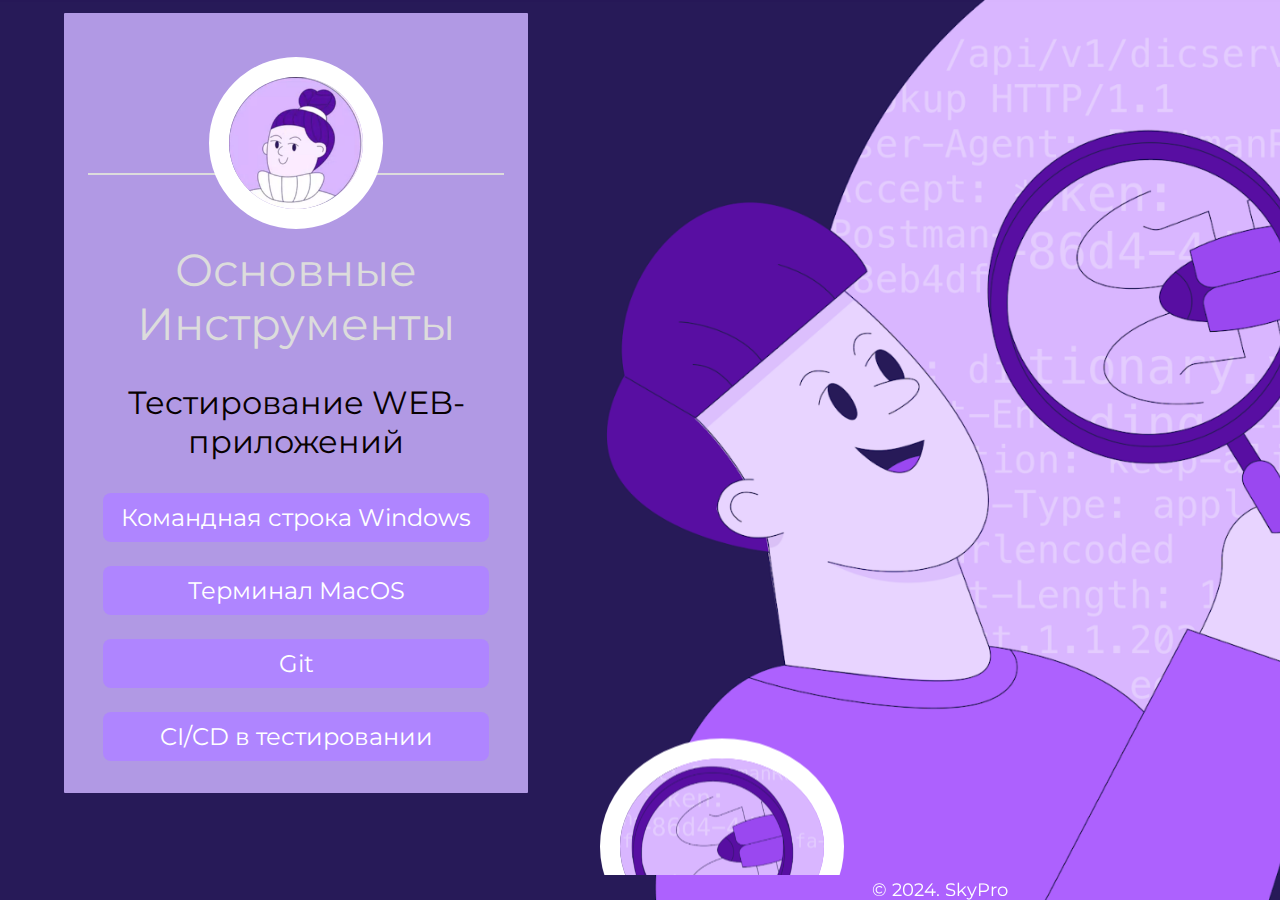
<file: index.html>
<!DOCTYPE html>
<html>
   <head>
      <title>Portal for QA</title>
      <link rel="stylesheet" type="text/css" href="css/style.css">
      <link rel="stylesheet" type="text/css" href="css/font-awesome.css">
      <link rel="shortcut icon" href="img/images.png" type="image/x-icon">
      <link href="https://fonts.googleapis.com/css?family=Montserrat:700" rel="stylesheet">
      <meta charset="utf-8">
      <meta name="viewport" content="width=device-width, initial-scale=1">
   </head>
   <body>
      <!--Card-->
      <div class="card animated fadeIn">
      <center><img class="center animated rollIn" src="img/ava.png" alt="avatar"></center>
         <hr>
         <div class="name">Основные Инструменты</div>
         <p class="subtitle">Теcтирование WEB-приложений</p>
          </p>
         <p class="location">
            <a href="html/cmd.html">Командная строка Windows</a>
         </p>
         <p class="location">
            <a href="html/mac.html">Терминал MacOS</a>
         </p>
         <p class="location">
             <a href="html/git.html">Git</a>
         </p>
         <p class="location">
            <a href="html/CD.html">CI/CD в тестировании</a>
         </p>
         <p> 
         </p>
      </div>
      <!--footer-->
      <footer class="animated fadeIn">
         <marquee behavior="scroll" direction="up"> <img src="img/fav.ico"/></marquee>
         &copy; 2024. SkyPro
      </footer>
   </body>
</html>
</file>
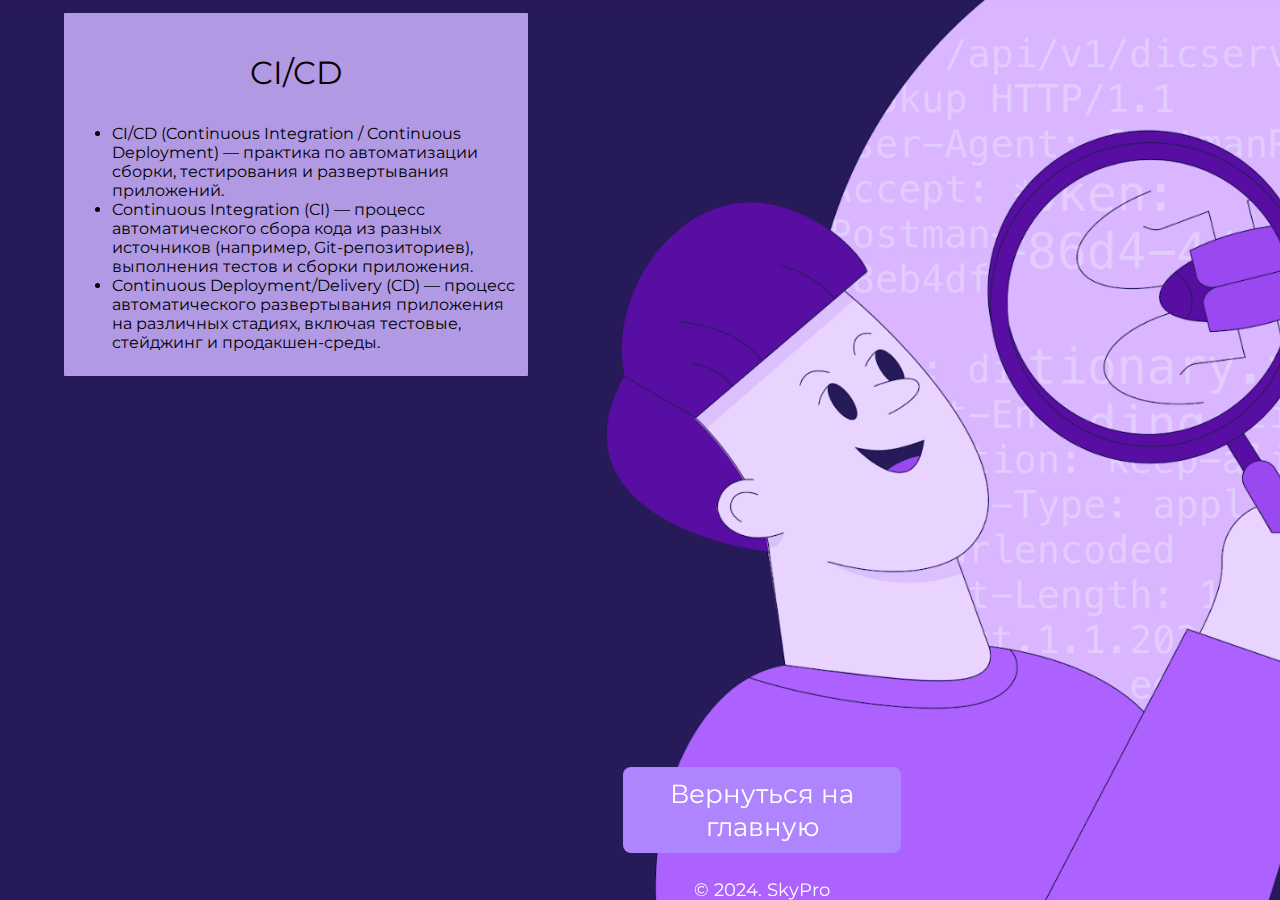
<file: html/CD.html>
<!DOCTYPE html>
<html lang="en">
    <title>CI/CD — одна из практик DevOps.</title>
    <link rel="stylesheet" type="text/css" href="../css/style.css">
    <link rel="stylesheet" type="text/css" href="../css/font-awesome.css">
    <link rel="shortcut icon" href="../img/fav.ico" type="image/x-icon">
    <link href="https://fonts.googleapis.com/css?family=Montserrat:700" rel="stylesheet">
    <meta charset="utf-8">
    <meta name="viewport" content="width=device-width, initial-scale=1">
 </head>
 <body>
    <!--Card-->
    <div class="card">
       <p class="subtitle">CI/CD</p>
        <ul>
          <li>CI/CD (Continuous Integration / Continuous Deployment) — практика по автоматизации сборки, тестирования и развертывания приложений.</li>
          <li>Continuous Integration (CI) — процесс автоматического сбора кода из разных источников (например, Git-репозиториев), выполнения тестов и сборки приложения.</li>
          <li>Continuous Deployment/Delivery (CD) — процесс автоматического развертывания приложения на различных стадиях, включая тестовые, стейджинг и продакшен-среды.</li>      
         </ul>
    </div>
    <!--footer-->
    <footer class="animated fadeIn">
       <p class="location">
          <a href="../index.html">Вернуться на главную</a>
       </p>
       &copy; 2024. SkyPro
    </footer>
 </body>
</html>
</file>
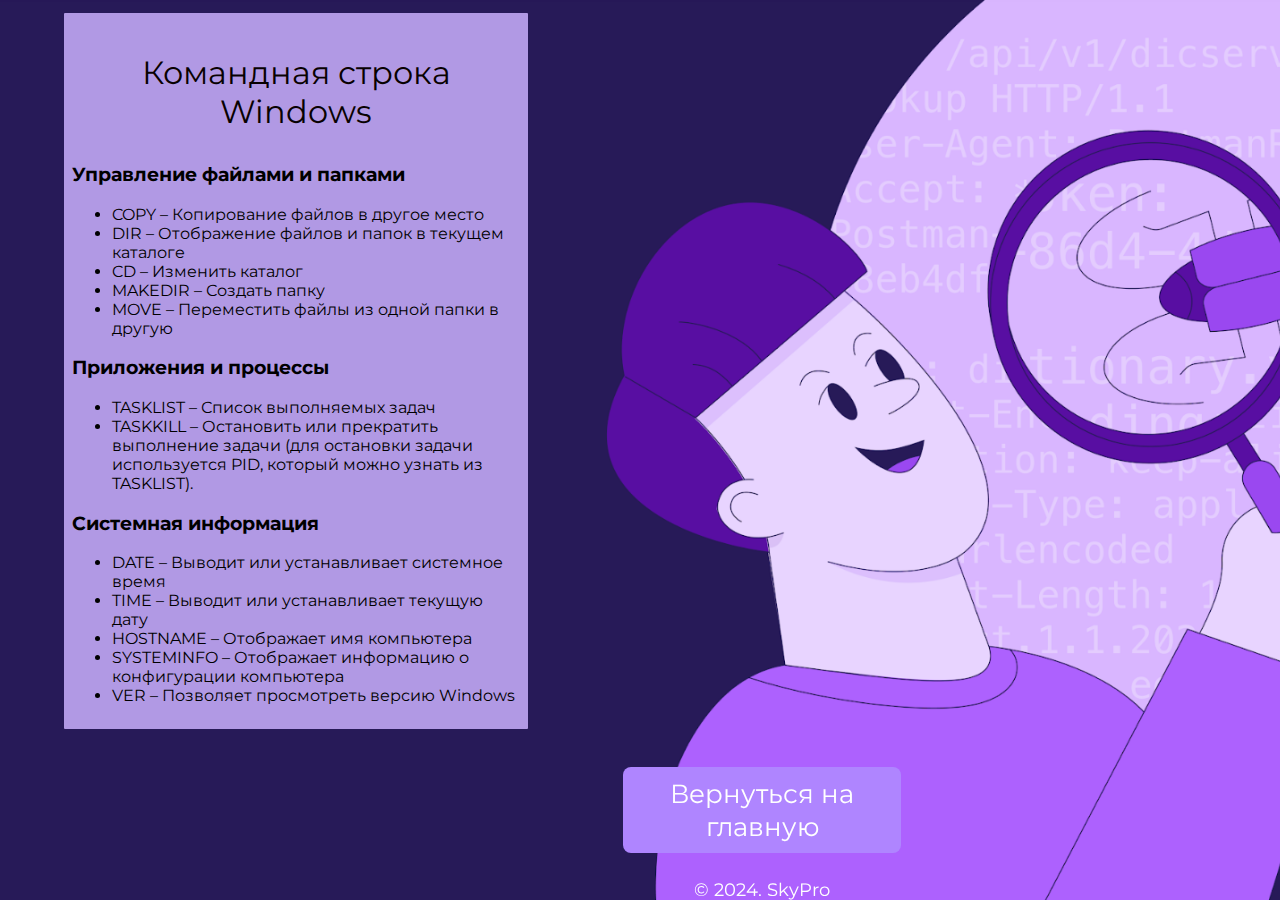
<file: html/cmd.html>
<!DOCTYPE html>
<html>
   <head>
      <title>CMD Windows</title>
      <link rel="stylesheet" type="text/css" href="../css/style.css">
      <link rel="stylesheet" type="text/css" href="../css/font-awesome.css">
      <link rel="shortcut icon" href="../img/fav.ico" type="image/x-icon">
      <link href="https://fonts.googleapis.com/css?family=Montserrat:700" rel="stylesheet">
      <meta charset="utf-8">
      <meta name="viewport" content="width=device-width, initial-scale=1">
   </head>
   <body>
      <!--Card-->
      <div class="card animated fadeIn">
         <p class="subtitle">Командная строка Windows</p>
         <h3 id="rt-0"> Управление файлами и папками</h3>
         <ul>
            <li>COPY – Копирование файлов в другое место</li>
            <li>DIR – Отображение файлов и папок в текущем каталоге</li>
            <li>CD – Изменить каталог</li>
            <li>MAKEDIR – Создать папку</li>
            <li>MOVE – Переместить файлы из одной папки в другую</li>
         </ul>
         <h3 id="rt-1">Приложения и процессы</h3>
         <ul>
            <li>TASKLIST – Список выполняемых задач</li>
            <li>TASKKILL – Остановить или прекратить выполнение задачи (для остановки задачи используется PID, который можно узнать из TASKLIST).</li>
         </ul>
         <h3 id="rt-3">Системная информация</h3>
         <ul>
            <li>DATE – Выводит или устанавливает системное время</li>
            <li>TIME – Выводит или устанавливает текущую дату</li>
            <li>HOSTNAME – Отображает имя компьютера</li>
            <li>SYSTEMINFO – Отображает информацию о конфигурации компьютера</li>
            <li>VER – Позволяет просмотреть версию Windows</li>
         </ul>
      </div>
      <!--footer-->
      <footer class="animated fadeIn">
         <p class="location">
            <a href="../index.html">Вернуться на главную</a>
         </p>
         &copy; 2024. SkyPro
      </footer>
   </body>
</html>
</file>
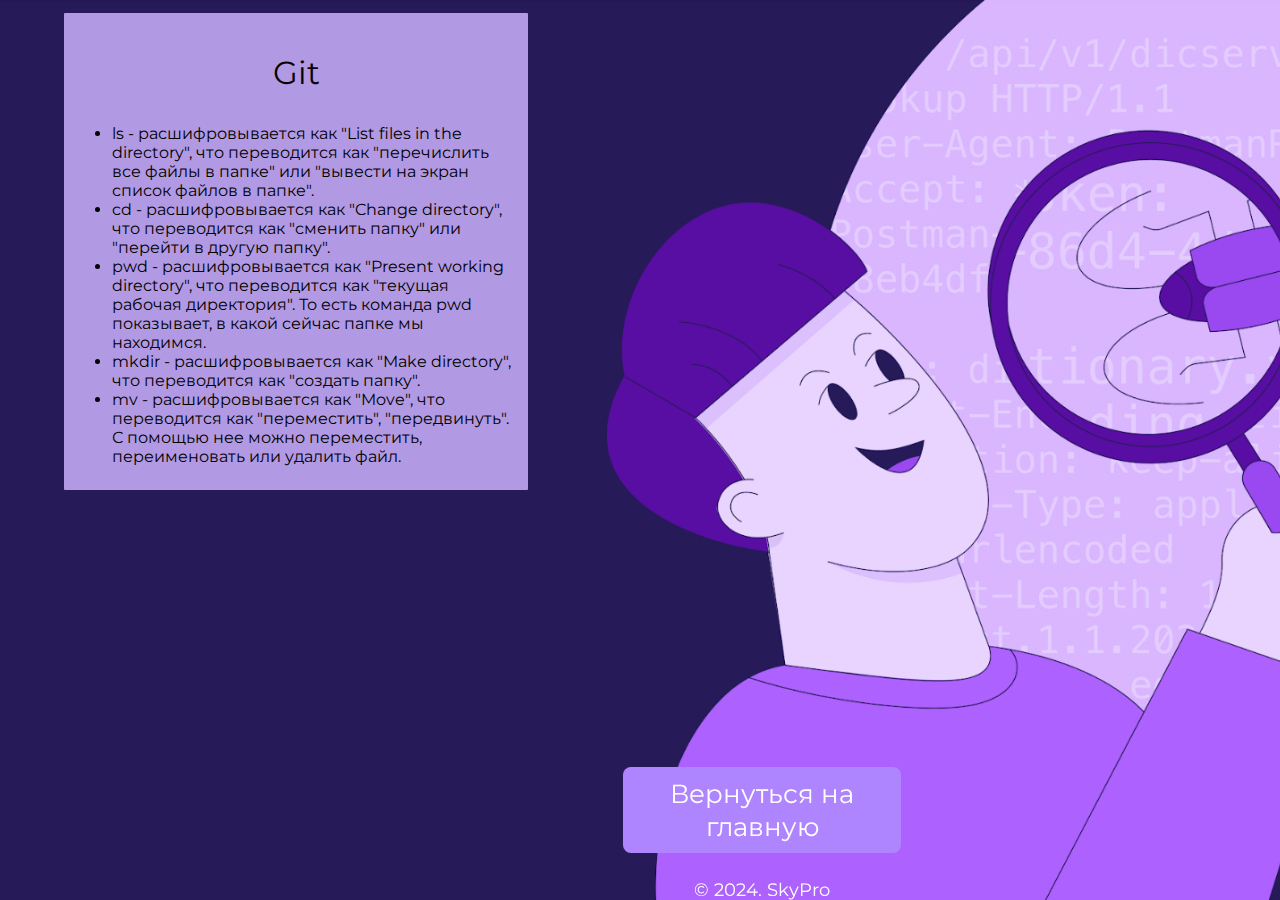
<file: html/git.html>
<!DOCTYPE html>
<html>
   <head>
      <title>Git - всему голова!</title>
      <link rel="stylesheet" type="text/css" href="../css/style.css">
      <link rel="stylesheet" type="text/css" href="../css/font-awesome.css">
      <link rel="shortcut icon" href="../img/fav.ico" type="image/x-icon">
      <link href="https://fonts.googleapis.com/css?family=Montserrat:700" rel="stylesheet">
      <meta charset="utf-8">
      <meta name="viewport" content="width=device-width, initial-scale=1">
   </head>
   <body>
      <!--Card-->
      <div class="card">
         <p class="subtitle">Git</p>
          <ul>
            <li>ls - расшифровывается как "List files in the directory", что переводится как "перечислить все файлы в папке" или "вывести на экран список файлов в папке".</li>
            <li>cd - расшифровывается как "Change directory", что переводится как "сменить папку" или "перейти в другую папку".</li>
            <li>pwd - расшифровывается как "Present working directory", что переводится как "текущая рабочая директория". То есть команда pwd показывает, в какой сейчас папке мы находимся. </li>
            <li>mkdir - расшифровывается как "Make directory", что переводится как "создать папку".</li>
            <li>mv - расшифровывается как "Move", что переводится как "переместить", "передвинуть". С помощью нее можно переместить, переименовать или удалить файл.</li>
         </ul>
      </div>
      <!--footer-->
      <footer class="animated fadeIn">
         <p class="location">
            <a href="../index.html">Вернуться на главную</a>
         </p>
         &copy; 2024. SkyPro
      </footer>
   </body>
</html>
</file>
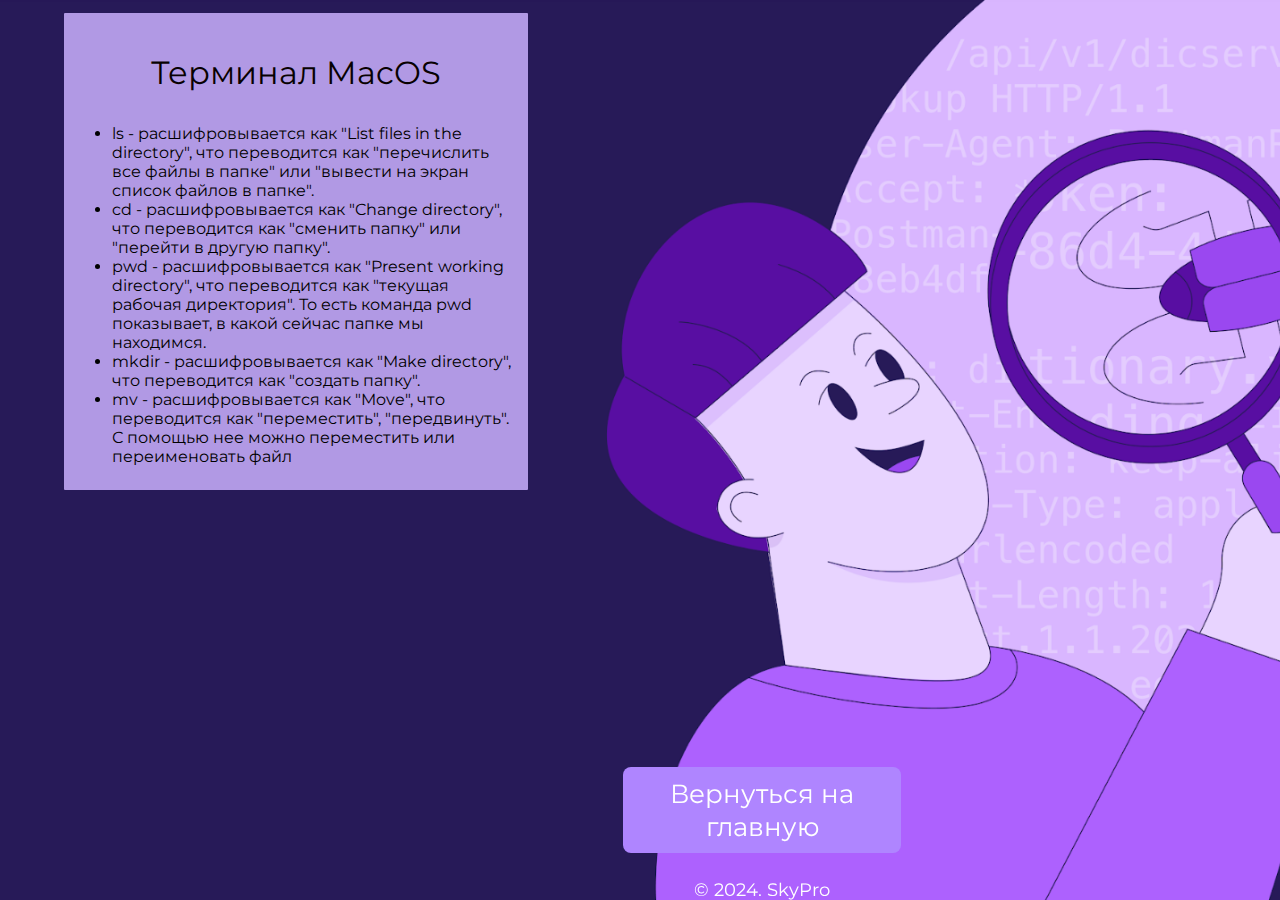
<file: html/mac.html>
<!DOCTYPE html>
<html>
   <head>
      <title>Терминал MaOS</title>
      <link rel="stylesheet" type="text/css" href="../css/style.css">
      <link rel="stylesheet" type="text/css" href="../css/font-awesome.css">
      <link rel="shortcut icon" href="../img/fav.ico" type="image/x-icon">
      <link href="https://fonts.googleapis.com/css?family=Montserrat:700" rel="stylesheet">
      <meta charset="utf-8">
      <meta name="viewport" content="width=device-width, initial-scale=1">
   </head>
   <body>
      <!--Card-->
      <div class="card animated fadeIn">
         <p class="subtitle">Терминал MacOS</p>
         <ul>
            <li>ls - расшифровывается как "List files in the directory", что переводится как "перечислить все файлы в папке" или "вывести на экран список файлов в папке".</li>
            <li>cd - расшифровывается как "Change directory", что переводится как "сменить папку" или "перейти в другую папку".</li>
            <li>pwd - расшифровывается как "Present working directory", что переводится как "текущая рабочая директория". То есть команда pwd показывает, в какой сейчас папке мы находимся. </li>
            <li>mkdir - расшифровывается как "Make directory", что переводится как "создать папку".</li>
            <li>mv - расшифровывается как "Move", что переводится как "переместить", "передвинуть". С помощью нее можно переместить или переименовать файл</li>
         </ul>
      </div>
      <!--footer-->
      <footer class="animated fadeIn">
         <p class="location">
            <a href="../index.html">Вернуться на главную</a>
         </p>
         &copy; 2024. SkyPro
      </footer>
   </body>
</html>
</file>
<file: css/style.css>
* {
	font-family: 'Montserrat', sans-serif;
}

body {
	width: 100%;
	margin: 0px;
	background-image: url(../img/bg.jpg);
	background-repeat: repeat-y no-repeat;
	background-size: cover;
	background-position: center;
	background-attachment: fixed;
}

.icons>a {
	text-decoration: none;
	color: darkgray;
}

.location>a {
	text-decoration: none;
	color: white;
}

.location:hover {
	box-shadow: 0 8px 16px 0 rgba(0, 0, 0, 0.2);
}


/*---------- Responsive Grid ---------------*/

@media screen and (min-width: 1001px) {
	.card {
		margin-left: 5%;
		margin-top: 1%;
		padding: 8px;
		background-color:  rgba(204, 177, 255, 0.841);
		width: 35%;
		border-radius: 1px;
	}
	.card:hover {
		box-shadow: 0 8px 16px 0 rgba(0, 0, 0, 1);
	}
	img {
		border: 20px solid white;
		border-radius: 50%;
		margin-top: 8%;
		margin-bottom: -15% !important;
		width: 30%;
	}
	.name {
		text-align: center;
		font-size: 2.8em;
		color: gainsboro;
		margin-top: 15%;
		margin-bottom: auto;
		text-transform: capitalize;
	}
	hr {
		width: 93%;
		height: 2px;
		background-color: gainsboro;
		border: 0px;
	}
	.subtitle {
		text-align: center;
		font-size: 2em;
		color: rgb(8, 1, 1);
	}
	.icons {
		font-size: 18px;
		text-align: center;
		margin-right: 0px;
		margin-left: 0px;
		color: darkgray;
		margin-bottom: 40px;
	}
	.location {
		text-align: center;
		color: white;
		font-size: 1.5em;
		display: block;
		background-color: rgba(175,133,255,1);
		padding: 10px;
		margin-left: 7%;
		margin-right: 7%;
		border-radius: 8px;
	}
}

@media (min-width: 100px) and (max-width: 728px) and (orientation:portrait) {
	body {
		width: 100%;
		margin: 0px;
		background: url(../img/bg.jpg) fixed no;
		overflow-x: hidden;
	}
	hr {
		width: 93%;
		height: 2px;
		background-color: gainsboro;
		border: 0px;
	}
	.card {
		margin-top: 10%;
		margin-left: 2%;
		margin-right: 0px;
		background-color: white;
		box-shadow: 0 4px 8px 0 rgba(0, 0, 0, 0.2);
		transition: 0.3s;
		width: 95%;
		border-radius: 5px;
	}
	.card:hover {
		box-shadow: 0 8px 16px 0 rgba(0, 0, 0, 1);
	}
	img {
		border: 15px solid white;
		margin-bottom: -20% !important;
		border-radius: 50%;
		width: 33%;
	}
	.name {
		padding-right: 4px;
		padding-left: 4px;
		text-align: center;
		font-size: 2.5em;
		color: gainsboro;
		margin-top: 16%;
		margin-bottom: auto;
		text-transform: capitalize;
	}
	.subtitle {
		text-align: center;
		font-size: 2em;
		color: rgb(4, 0, 0);
	}
	.icons {
		font-size: 11px;
		text-align: center;
		margin-right: 0px;
		margin-left: 0px;
		color: darkgray;
		margin-bottom: 40px;
	}
	.location {
		text-align: center;
		color: white;
		font-size: 0.8em;
		display: block;
		background-color: rgba(175,133,255,1);
		padding: 10px;
		margin-left: 7%;
		margin-right: 7%;
		border-radius: 8px;
	}
}

@media (min-width: 100px) and (max-width: 728px) and (orientation:landscape) {
	body {
		width: 100%;
		margin: 0px;
		background: url(../img/bg.jpg) fixed no;
		overflow-x: hidden;
	}
	hr {
		width: 93%;
		height: 2px;
		background-color: gainsboro;
		border: 0px;
	}
	.card {
		margin-top: 6%;
		margin-left: 9%;
		margin-right: 0px;
		background-color: white;
		box-shadow: 0 4px 8px 0 rgba(0, 0, 0, 0.2);
		transition: 0.3s;
		width: 80%;
		border-radius: 5px;
	}
	.card:hover {
		box-shadow: 0 8px 16px 0 rgba(0, 0, 0, 1);
	}
	img {
		border: 15px solid white;
		margin-bottom: -15% !important;
		border-radius: 50%;
		width: 25%;
	}
	.name {
		padding-right: 4px;
		padding-left: 4px;
		text-align: center;
		font-size: 2.8em;
		color: gainsboro;
		margin-top: 16%;
		margin-bottom: auto;
		text-transform: capitalize;
	}
	.subtitle {
		text-align: center;
		font-size: 1.9em;
		color: darkgray;
	}
	.icons {
		font-size: 18px;
		text-align: center;
		margin-right: 0px;
		margin-left: 0px;
		color: darkgray;
		margin-bottom: 40px;
	}
	.location {
		text-align: center;
		color: white;
		font-size: 1.5em;
		display: block;
		background-color: rgba(175,133,255,1);
		padding: 10px;
		margin-left: 7%;
		margin-right: 7%;
		border-radius: 8px;
	}
}

@media only screen and (min-width: 728px) and (max-width: 1000px) {
	body {
		width: 100%;
		margin: 0px;
		background: url(../img/bg.jpg) fixed no;
		overflow-x: hidden;
	}
	hr {
		width: 93%;
		height: 2px;
		background-color: gainsboro;
		border: 0px;
	}
	.card {
		margin-top: 4%;
		margin-left: 13%;
		align-content: center;
		background-color: white;
		box-shadow: 0 4px 8px 0 rgba(0, 0, 0, 0.2);
		transition: 0.3s;
		width: 75%;
		border-radius: 5px;
	}
	.card:hover {
		box-shadow: 0 8px 16px 0 rgba(0, 0, 0, 1);
	}
	img {
		border: 15px solid white;
		margin-bottom: -18% !important;
		border-radius: 50%;
		width: 30%;
	}
	.name {
		text-align: center;
		font-size: 2.5em;
		color: gainsboro;
		margin-top: 16%;
		margin-bottom: auto;
		text-transform: capitalize;
	}
	.subtitle {
		text-align: center;
		font-size: 2em;
		color: darkgray;
	}
	.icons {
		font-size: 15px;
		text-align: center;
		margin-right: 0px;
		margin-left: 0px;
		color: darkgray;
		margin-bottom: 40px;
	}
	.location {
		text-align: center;
		color: white;
		font-size: 1.8em;
		display: block;
		background-color: rgba(175,133,255,1);
		padding: 10px;
		margin-left: 7%;
		margin-right: 7%;
		border-radius: 8px;
	}
}


/*---------- Responsive Grid Ends ---------------*/
footer {
	text-align: center;
	color: white;
	font-size: 1.1em;
	position: fixed;
	bottom: 0;
	left: 600px;
}
</file>
